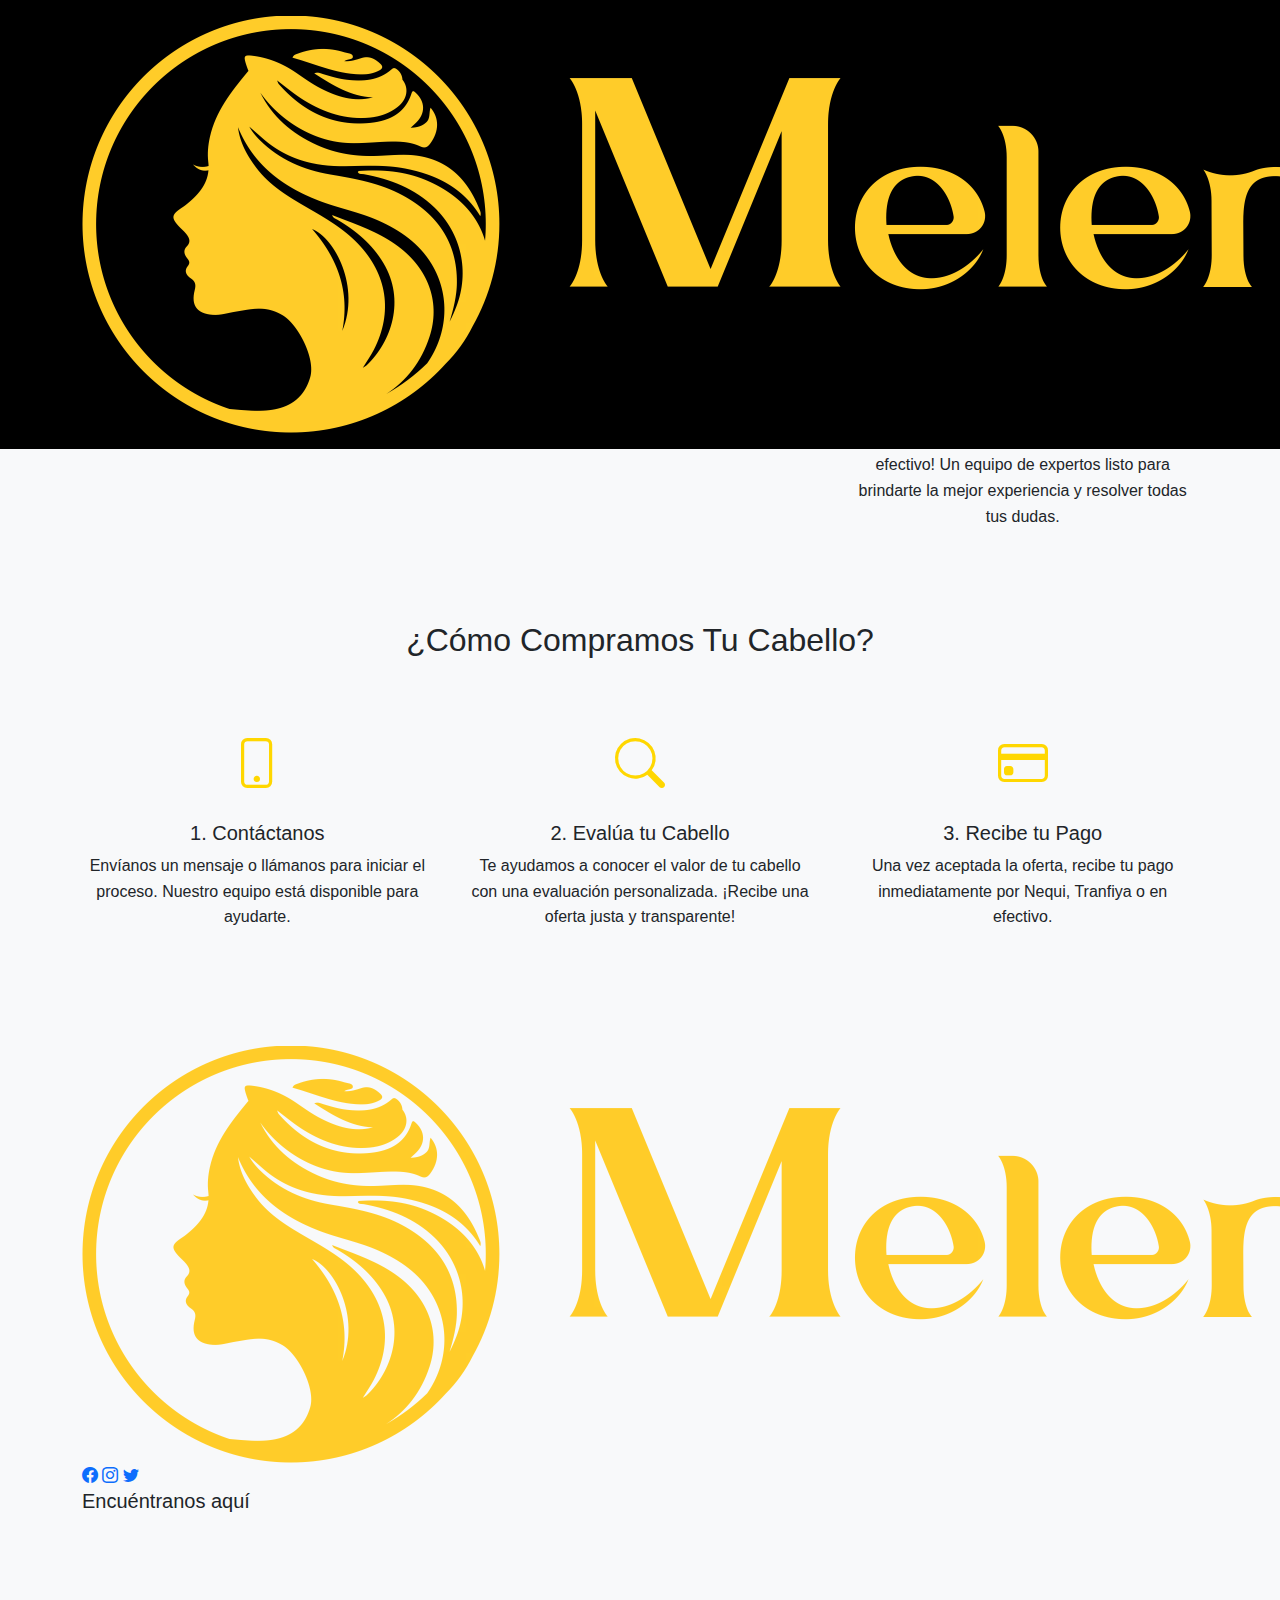
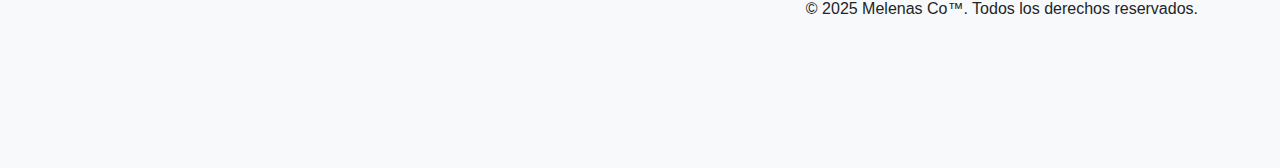
<file: buy_hair.html>
<!DOCTYPE html>
<html lang="es">

<head>
    <meta charset="UTF-8">
    <meta name="viewport" content="width=device-width, initial-scale=1.0">
    <meta name="description"
        content="Vende tu cabello y recibe hasta 900 mil pesos con Melenas Co™. Proceso rápido, seguro y pago inmediato.">
    <meta name="keywords" content="vender cabello, cabello, pago inmediato, vender cabello en Bogotá, Melenas Co">
    <meta property="og:title" content="¡Vende tu cabello en Melenas Co™">
    <meta property="og:description" content="Vende tu cabello y recibe hasta 900 mil pesos. ¡Contáctanos ahora!">
    <meta property="og:image" content="URL_de_imagen_destacada">
    <title>¡Vende tu cabello en Melenas Co™</title>

    <!-- Favicon -->
    <link rel="icon" href="assets/public/favicon.ico" type="image/x-icon">

    <!-- Fonts -->
    <link href="https://fonts.googleapis.com/css2?family=Poppins:wght@300;400;600&display=swap" rel="stylesheet">

    <!-- Bootstrap CSS -->
    <link href="https://cdn.jsdelivr.net/npm/bootstrap@5.3.0-alpha3/dist/css/bootstrap.min.css" rel="stylesheet">

    <!-- Bootstrap JS -->
    <script src="https://cdn.jsdelivr.net/npm/bootstrap@5.3.0-alpha3/dist/js/bootstrap.bundle.min.js"></script>

    <!-- Bootstrap Icons -->
    <link href="https://cdn.jsdelivr.net/npm/bootstrap-icons/font/bootstrap-icons.css" rel="stylesheet">
    <link rel="stylesheet" href="https://cdn.jsdelivr.net/npm/bootstrap-icons/font/bootstrap-icons.css">

    <!-- Estilos personalizados -->
    <link rel="stylesheet" href="./assets/css/styles.css">

</head>

<body>
    <!-- Navbar -->
    <nav id="navbar" class="navbar fixed-top bg-black">
        <div class="container">
            <img src="assets/public/logo2.png" alt="Logo" class="navbar-logo">
            <!-- Otros elementos del navbar (enlaces, etc.) -->
        </div>
    </nav>

    <!-- Contenido principal -->
    <div class="content text-center p-4">
        <!-- Logo centrado y bien visible -->
        <!-- <img src="assets/public/logo.svg" alt="Melenas Co™ Logo" class="mt-6"> -->

        <!-- Título principal con mayor visibilidad y contraste -->
        <h1 class="main-title">
            ¡Vende tu cabello y recibe hasta 900 mil pesos AHORA!
        </h1>

        <!-- Texto adicional con mayor legibilidad y llamado a la acción -->
        <p class="main-text">
            Si estás en Bogotá, ¡es tu oportunidad de convertir tu cabello en dinero de forma rápida y fácil! 💰
            Pago inmediato por Nequi, Tranfiya o en efectivo. Recibe atención personalizada de expertos que te
            guiarán en cada paso.
        </p>
        

        <a id="notifyButton" target="_blank" href="https://wa.me/573127687099" 
            class="btn btn-success btn-lg btn-rounded d-flex align-items-center justify-content-center cta-button">
            <i class="bi bi-whatsapp me-2" style="font-size: 24px;"></i> ¡Escribenos!
        </a>
        <form>
            <script src='https://checkout.epayco.co/checkout.js'
                data-epayco-key='1bee42dad868058fe6bfa63ba9832f6a' 
                class='epayco-button' 
                data-epayco-amount='19990' 
                data-epayco-tax='0.00'  
                data-epayco-tax-ico='0.00'               
                data-epayco-tax-base='19990'
                data-epayco-name='seguro' 
                data-epayco-description='seguro' 
                data-epayco-currency='cop'    
                data-epayco-country='CO' 
                data-epayco-test='false' 
                data-epayco-external='false' 
                data-epayco-response=''  
                data-epayco-confirmation='' 
                data-epayco-button='https://multimedia.epayco.co/dashboard/btns/btn10.png'> 
            </script> 
        </form> <!-- ================================================================== -->
        <!-- Métodos de pago visualmente atractivos -->
        <!-- <div class="payment-methods">
            <p>Pago inmediato </p>
        </div>
        <div class="row col-12 justify-content-center">
            <span class="col-4"><img src="assets/public/nequi.png" alt="Nequi" class="payment-icon"></span>
            <span class="col-4"><img src="assets/public/efectivo.png" alt="Efectivo" class="payment-icon"></span>
            <span class="col-4"><img src="assets/public/transfiya.png" alt="Tranfiya" class="payment-icon"></span>
        </div> -->
    </div>


    
    <div id="benefits"></div>
    <div id="how-to"></div>
    <div id="footer"></div>



    <script src="./js/pushbullet.js"></script>
    <script src="./js/components.js"></script>
    <script src="./js/parallax.js"></script>
    <script src="./js/scroll.js"></script>
    <script src="./js/widget.js"></script>


</body>

</html>
</file>
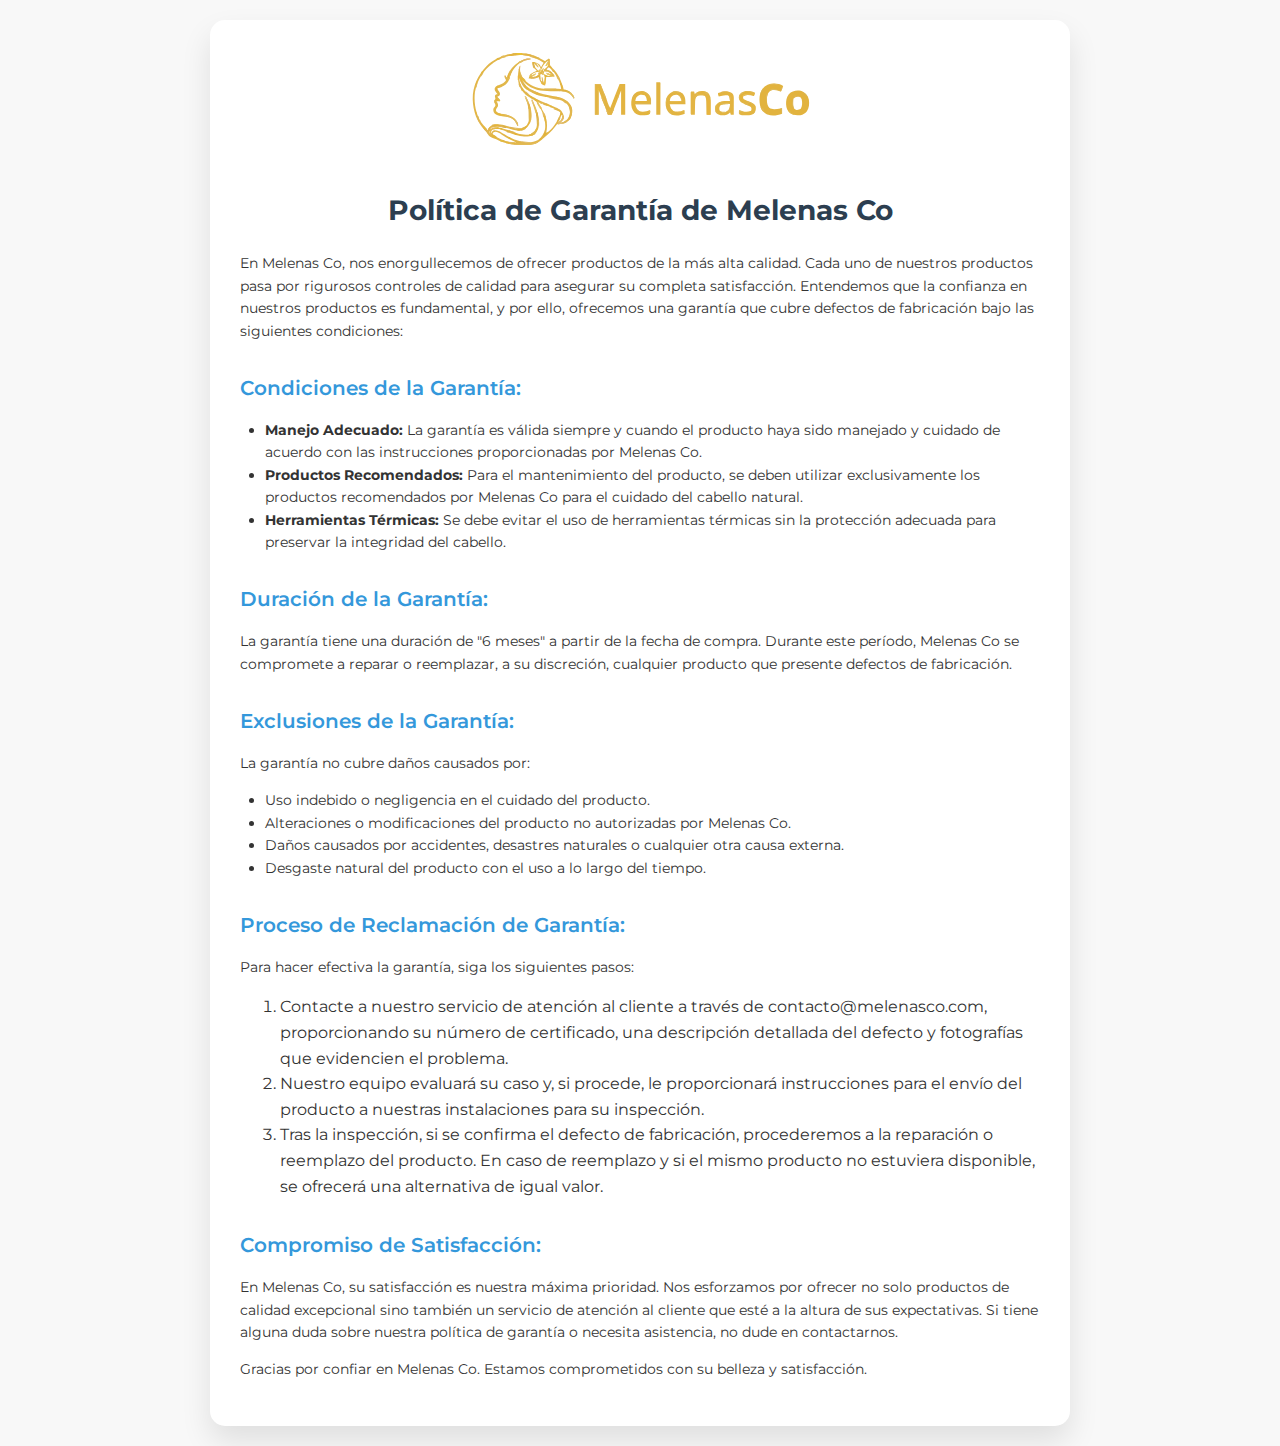
<file: garantias.html>
<!DOCTYPE html>
<html lang="es">
<head>
    <meta charset="UTF-8">
    <meta name="viewport" content="width=device-width, initial-scale=1.0">
    <title>Política de Garantía - Melenas Co</title>
    <link href="https://fonts.googleapis.com/css2?family=Montserrat:wght@400;600;700&display=swap" rel="stylesheet">
    <style>
        body {
            font-family: 'Montserrat', sans-serif;
            color: #333;
            line-height: 1.6;
            margin: 0;
            padding: 0;
            background-color: #f8f8f8;
        }

        .container {
            width: 80%;
            max-width: 800px;
            margin: 20px auto;
            padding: 30px;
            background-color: #fff;
            border-radius: 15px;
            box-shadow: 0 15px 30px rgba(0, 0, 0, 0.1);
        }

        h1 {
            font-size: 28px;
            font-weight: 700;
            color: #2c3e50;
            margin-bottom: 20px;
            text-align: center;
        }

        h2 {
            font-size: 20px;
            font-weight: 600;
            color: #3498db;
            margin-top: 30px;
            margin-bottom: 15px;
        }

        p {
            font-size: 14px;
            margin-bottom: 15px;
        }

        ul {
            padding-left: 25px;
            font-size: 14px;
            list-style-type: disc;
            margin-bottom: 15px;
        }

        a {
            color: #3498db;
            text-decoration: none;
        }

        a:hover {
            text-decoration: underline;
        }

        .logo-container {
            text-align: center;
            margin-bottom: 30px;
        }
        .logo-container img{
            max-height: 100px;
        }

        @media (max-width: 768px) {
            .container {
                width: 90%;
                padding: 20px;
            }

            h1 {
                font-size: 24px;
            }

            p, ul {
                font-size: 13px;
            }
        }
    </style>
</head>
<body>
    <div class="container">
        <div class="logo-container">
            <img src="/assets/public/logo.svg" alt="Logo de Melenas Co">
        </div>
        <h1>Política de Garantía de Melenas Co</h1>
        
        <p>En Melenas Co, nos enorgullecemos de ofrecer productos de la más alta calidad. Cada uno de nuestros productos pasa por rigurosos controles de calidad para asegurar su completa satisfacción. Entendemos que la confianza en nuestros productos es fundamental, y por ello, ofrecemos una garantía que cubre defectos de fabricación bajo las siguientes condiciones:</p>

        <h2>Condiciones de la Garantía:</h2>
        <ul>
            <li><strong>Manejo Adecuado:</strong> La garantía es válida siempre y cuando el producto haya sido manejado y cuidado de acuerdo con las instrucciones proporcionadas por Melenas Co.</li>
            <li><strong>Productos Recomendados:</strong> Para el mantenimiento del producto, se deben utilizar exclusivamente los productos recomendados por Melenas Co para el cuidado del cabello natural.</li>
            <li><strong>Herramientas Térmicas:</strong> Se debe evitar el uso de herramientas térmicas sin la protección adecuada para preservar la integridad del cabello.</li>
        </ul>

        <h2>Duración de la Garantía:</h2>
        <p>La garantía tiene una duración de "6 meses" a partir de la fecha de compra. Durante este período, Melenas Co se compromete a reparar o reemplazar, a su discreción, cualquier producto que presente defectos de fabricación.</p>

        <h2>Exclusiones de la Garantía:</h2>
        <p>La garantía no cubre daños causados por:</p>
        <ul>
            <li>Uso indebido o negligencia en el cuidado del producto.</li>
            <li>Alteraciones o modificaciones del producto no autorizadas por Melenas Co.</li>
            <li>Daños causados por accidentes, desastres naturales o cualquier otra causa externa.</li>
            <li>Desgaste natural del producto con el uso a lo largo del tiempo.</li>
        </ul>

        <h2>Proceso de Reclamación de Garantía:</h2>
        <p>Para hacer efectiva la garantía, siga los siguientes pasos:</p>
        <ol>
            <li>Contacte a nuestro servicio de atención al cliente a través de contacto@melenasco.com, proporcionando su número de certificado, una descripción detallada del defecto y fotografías que evidencien el problema.</li>
            <li>Nuestro equipo evaluará su caso y, si procede, le proporcionará instrucciones para el envío del producto a nuestras instalaciones para su inspección.</li>
            <li>Tras la inspección, si se confirma el defecto de fabricación, procederemos a la reparación o reemplazo del producto. En caso de reemplazo y si el mismo producto no estuviera disponible, se ofrecerá una alternativa de igual valor.</li>
        </ol>

        <h2>Compromiso de Satisfacción:</h2>
        <p>En Melenas Co, su satisfacción es nuestra máxima prioridad. Nos esforzamos por ofrecer no solo productos de calidad excepcional sino también un servicio de atención al cliente que esté a la altura de sus expectativas. Si tiene alguna duda sobre nuestra política de garantía o necesita asistencia, no dude en contactarnos.</p>

        <p>Gracias por confiar en Melenas Co. Estamos comprometidos con su belleza y satisfacción.</p>
    </div>
</body>
</html>
</file>
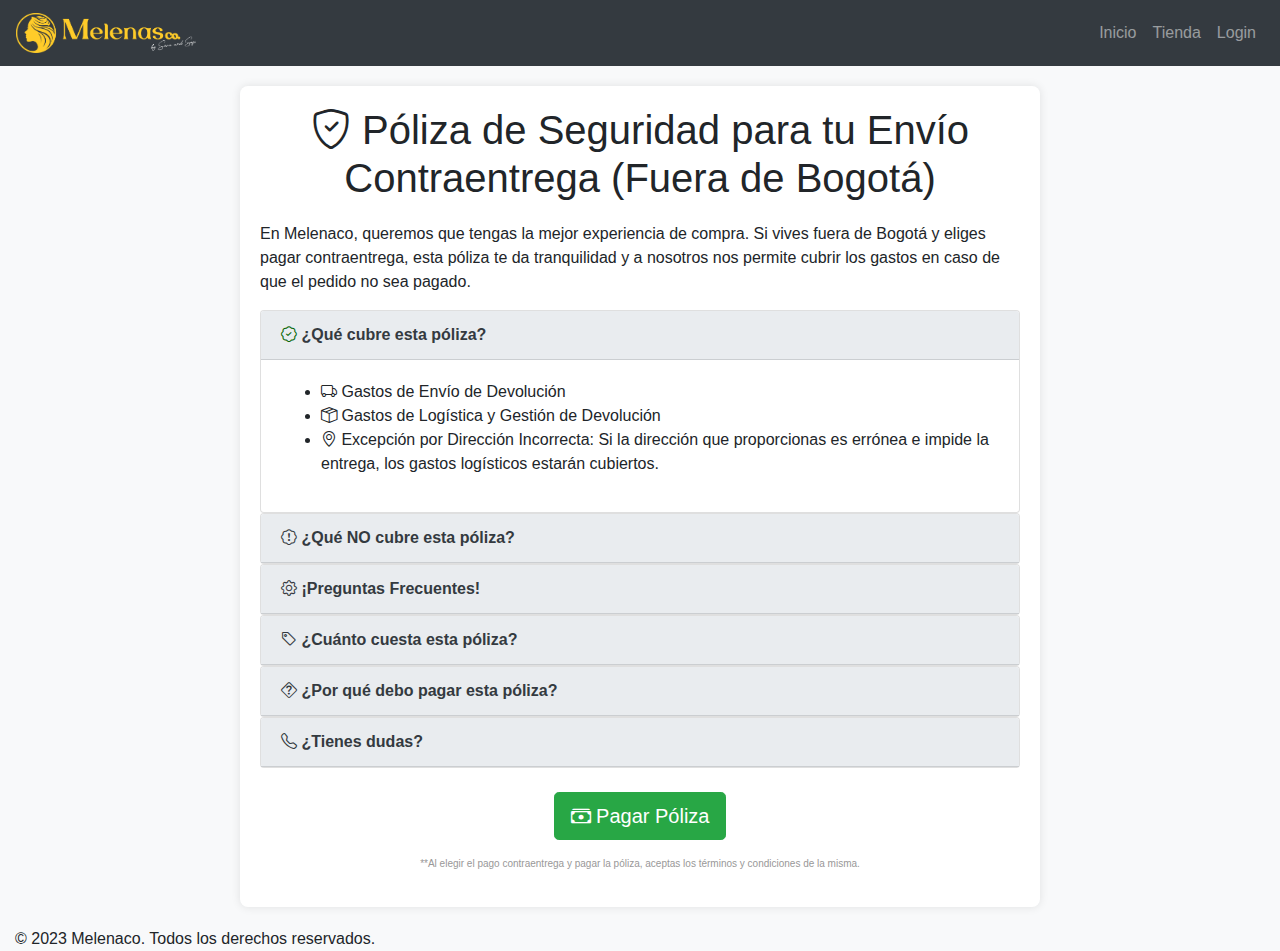
<file: poliza.html>
<!DOCTYPE html>
<html lang="es">

<head>
    <meta charset="UTF-8">
    <meta name="viewport" content="width=device-width, initial-scale=1.0">
    <!-- Favicon -->
    <link rel="icon" href="assets/public/favicon.ico" type="image/x-icon">

    <title>Póliza de Seguridad para tu Envío Contraentrega (Fuera de Bogotá) - MelenasCo</title>
    <link rel="stylesheet" href="https://cdn.jsdelivr.net/npm/bootstrap@4.6.2/dist/css/bootstrap.min.css">
    <link rel="stylesheet" href="https://cdn.jsdelivr.net/npm/bootstrap-icons@1.10.3/font/bootstrap-icons.css">
    <script src="https://cdn.jsdelivr.net/npm/jquery@3.5.1/dist/jquery.slim.min.js"></script>
    <script src="https://cdn.jsdelivr.net/npm/popper.js@1.16.1/dist/umd/popper.min.js"></script>
    <script src="https://cdn.jsdelivr.net/npm/bootstrap@4.6.2/dist/js/bootstrap.min.js"></script>
    <style>
        body {
            font-family: sans-serif;
            background-color: #f8f9fa;
        }

        .container {
            max-width: 800px;
            margin: 20px auto;
            background-color: #fff;
            padding: 20px;
            border-radius: 8px;
            box-shadow: 0 0 10px rgba(0, 0, 0, 0.1);
        }

        h1 {
            text-align: center;
            margin-bottom: 20px;
            
        }

        h2 {
            color: #343a40;
        }

        .card-header {
            background-color: #e9ecef;
        }

        .card-link {
            font-weight: bold;
            color: #343a40;
        }

        .btn-primary {
            background-color: #007bff;
            border-color: #007bff;
        }

        .btn-primary:hover {
            background-color: #0069d9;
            border-color: #0062cc;
        }
    </style>
</head>

<body>
    <nav class="navbar navbar-expand-lg navbar-dark bg-dark sticky-top">
        <a class="navbar-brand" href="index.html"><img src="./assets/public/logo2.png" alt="Logo" height="40"></a>
        <button class="navbar-toggler" type="button" data-toggle="collapse" data-target="#navbarNav">
            <span class="navbar-toggler-icon"></span>
        </button>
        <div class="collapse navbar-collapse justify-content-end" id="navbarNav">
            <ul class="navbar-nav">
                <li class="nav-item"><a class="nav-link" href="./index.html">Inicio</a></li>
                <li class="nav-item"><a class="nav-link" href="#">Tienda</a></li>
                <li class="nav-item"><a class="nav-link" href="#">Login</a></li>
            </ul>
        </div>
    </nav>

    <div class="container">
        <h1><i class="bi bi-shield-check"></i> Póliza de Seguridad para tu Envío Contraentrega (Fuera de Bogotá)</h1>

        <p >En Melenaco, queremos que tengas la mejor experiencia de compra. Si vives fuera de Bogotá y eliges pagar
            contraentrega, esta póliza te da tranquilidad y a nosotros nos permite cubrir los gastos en caso de que el
            pedido no sea pagado.</p>

        <div id="accordion">

            <div class="card">
                <div class="card-header">
                    <a class="card-link" data-toggle="collapse" href="#collapseOne">
                        <i class="bi bi-patch-check" style="color: darkgreen;"></i> ¿Qué cubre esta póliza?
                    </a>
                </div>
                <div id="collapseOne" class="collapse show" data-parent="#accordion">
                    <div class="card-body">
                        <ul>
                            <li><i class="bi bi-truck"></i> Gastos de Envío de Devolución</li>
                            <li><i class="bi bi-box-seam"></i> Gastos de Logística y Gestión de Devolución</li>
                            <li><i class="bi bi-geo-alt"></i> Excepción por Dirección Incorrecta: Si la dirección que
                                proporcionas es errónea e impide la entrega, los gastos logísticos estarán cubiertos.
                            </li>
                        </ul>
                    </div>
                </div>
            </div>

            <div class="card">
                <div class="card-header">
                    <a class="collapsed card-link" data-toggle="collapse" href="#collapseTwo">
                        <i class="bi bi-patch-exclamation"></i> ¿Qué NO cubre esta póliza?
                    </a>
                </div>
                <div id="collapseTwo" class="collapse" data-parent="#accordion">
                    <div class="card-body">
                        <ul>
                            <li><i class="bi bi-x-circle"></i> Reembolso, Reposición o Garantía del Producto</li>
                            <!-- <li><i class="bi bi-x-circle"></i> Motivos de Devolución Ajenos a Melenaco (Excepto Dirección Incorrecta)</li> -->
                        </ul>
                    </div>
                </div>
            </div>

            <div class="card">
                <div class="card-header">
                    <a class="collapsed card-link" data-toggle="collapse" href="#collapseThree">
                        <i class="bi bi-gear me-2"></i>  ¡Preguntas Frecuentes!
                    </a>
                </div>
                <div id="collapseThree" class="collapse" data-parent="#accordion">
                    <div class="card-body">
                        <ol>
                            <li><strong><i class="bi bi-question-circle"></i> ¿Qué pasa si no pago mi pedido?</strong>
                                Si no realizas el pago, el paquete será devuelto. El valor pagado se utilizará para
                                cubrir los gastos. No tendrás derecho a la devolución del valor de la póliza.</li>
                            <li><strong><i class="bi bi-check-circle"></i> ¿Qué pasa si SI pago mi pedido?</strong> Se
                                te cobrará el valor total del producto **menos** el valor de la póliza. Por ejemplo: Si
                                tu producto cuesta $100.000 y la póliza es de $19.990, al momento de la entrega solo
                                deberás pagar $80.010.</li>
                        </ol>
                    </div>
                </div>
            </div>


            <div class="card">
                <div class="card-header">
                    <a class="collapsed card-link" data-toggle="collapse" href="#collapseFour">
                        <i class="bi bi-tag"></i> ¿Cuánto cuesta esta póliza?
                    </a>
                </div>
                <div id="collapseFour" class="collapse" data-parent="#accordion">
                    <div class="card-body">
                        <p>El valor de esta póliza es de <strong>$19.990 pesos colombianos</strong> y está incluido en
                            el precio final del producto para envíos contraentrega fuera de Bogotá.</p>
                    </div>
                </div>
            </div>

            <div class="card">
                <div class="card-header">
                    <a class="collapsed card-link" data-toggle="collapse" href="#collapseFive">
                        <i class="bi bi-question-diamond"></i> ¿Por qué debo pagar esta póliza?
                    </a>
                </div>
                <div id="collapseFive" class="collapse" data-parent="#accordion">
                    <div class="card-body">
                        <p>Esta póliza es un requisito para el pago contraentrega fuera de Bogotá. Nos permite cubrir
                            los costos logísticos si un pedido no es pagado.</p>
                    </div>
                </div>
            </div>

            <div class="card">
                <div class="card-header">
                    <a class="collapsed card-link" data-toggle="collapse" href="#collapseSix">
                        <i class="bi bi-telephone"></i> ¿Tienes dudas?
                    </a>
                </div>
                <div id="collapseSix" class="collapse" data-parent="#accordion">
                    <div class="card-body">
                        <ul>
                            <li><i class="bi bi-envelope"></i> Correo electrónico: ventas@melenasco.com</li>
                            <li><i class="bi bi-telephone"></i> Teléfono: +57 312 768 7099</li>
                            <li><i class="bi bi-whatsapp"></i> WhatsApp (Atención al Cliente): +57 312 768 7099</li>
                        </ul>
                    </div>
                </div>
            </div>

        </div>

        <div class="text-center mt-4">
            <button id="payButton" class="btn btn-success btn-lg">
                <i class="bi bi-cash-stack"></i> Pagar Póliza
            </button>
        </div>
        <p class="mt-3 text-center" style="font-size: 10px; color: rgb(153, 152, 152);">**Al elegir el pago contraentrega y pagar la póliza, aceptas los términos y condiciones de la
            misma.</p>
    </div>
    <footer class="footer">
        <div class="container-fluid">
            <span>&copy; 2023 Melenaco. Todos los derechos reservados.</span>
        </div>
    </footer>
    <script src='https://checkout.epayco.co/checkout.js'></script>
    <script>
        document.getElementById('payButton').addEventListener('click', function () {
            var handler = ePayco.checkout.configure({
                key: '1bee42dad868058fe6bfa63ba9832f6a',
                test: false
            });

            handler.open({
                amount: '19990',
                tax: '0.00',
                tax_base: '19990',
                name: 'Póliza de Seguridad Contraentrega',
                description: 'Póliza de Seguridad Contraentrega',
                currency: 'COP',
                country: 'CO',
                external: 'false'
            });
        });
    </script>
</body>

</html>
</file>
<file: assets/css/styles.css>
/* --- GENERALES --- */
:root {
    --bs-primary: #5e2e99; /* Un morado mas corporativo */
    --bs-primary-rgb: 94, 46, 153;
    --bs-secondary: #6c757d; /* Gris oscuro para textos secundarios */
    --bs-secondary-rgb: 108, 117, 125;
    --bs-success: #198754; /* Verde para las acciones positivas */
    --bs-success-rgb: 25, 135, 84;
    --bs-light: #f8f9fa; /* Gris claro para fondos */
    --bs-light-rgb: 248, 249, 250;
    --bs-dark: #212529; /* Negro para textos en fondos claros */
    --bs-dark-rgb: 33, 37, 41;
    --bs-font-sans-serif: 'Roboto', sans-serif; /* Tipografía principal */
}

html {
    scroll-padding-top: 76px; /* Altura de la barra de navegación */
    scroll-behavior: smooth;
}

body {
    font-family: var(--bs-font-sans-serif);
    font-size: 1rem;
    line-height: 1.6;
    color: var(--bs-dark);
    background-color: var(--bs-light);
}

.section {
    padding: 5rem 0;
}

.section-title {
    font-weight: 700;
    margin-bottom: 1rem;
    color: var(--bs-primary);
}

/* --- UTILIDADES --- */
.text-primary {
    color: var(--bs-primary) !important;
}

.bg-light {
    background-color: var(--bs-light) !important;
}

/* --- BOTONES --- */
.btn-primary {
    --bs-btn-color: #fff;
    --bs-btn-bg: var(--bs-primary);
    --bs-btn-border-color: var(--bs-primary);
    --bs-btn-hover-color: #fff;
    --bs-btn-hover-bg: #4a237a; /* Un tono más oscuro de morado al pasar el ratón */
    --bs-btn-hover-border-color: #4a237a;
    --bs-btn-focus-shadow-rgb: 225, 217, 235; /* Sombra más clara para el focus */
    --bs-btn-active-color: #fff;
    --bs-btn-active-bg: #36185e; /* Tono aún más oscuro al hacer clic */
    --bs-btn-active-border-color: #36185e;
    --bs-btn-active-shadow: inset 0 3px 5px rgba(0, 0, 0, 0.125);
    --bs-btn-disabled-color: #fff;
    --bs-btn-disabled-bg: var(--bs-primary);
    --bs-btn-disabled-border-color: var(--bs-primary);
}

.btn-outline-secondary {
    --bs-btn-color: var(--bs-secondary);
    --bs-btn-border-color: var(--bs-secondary);
    --bs-btn-hover-color: #fff;
    --bs-btn-hover-bg: var(--bs-secondary);
    --bs-btn-hover-border-color: var(--bs-secondary);
    --bs-btn-focus-shadow-rgb: 108, 117, 125;
    --bs-btn-active-color: #fff;
    --bs-btn-active-bg: var(--bs-secondary);
    --bs-btn-active-border-color: var(--bs-secondary);
    --bs-btn-active-shadow: inset 0 3px 5px rgba(0, 0, 0, 0.125);
    --bs-btn-disabled-color: var(--bs-secondary);
    --bs-btn-disabled-bg: transparent;
    --bs-btn-disabled-border-color: var(--bs-secondary);
    --bs-gradient: none;
}

.btn-success {
    --bs-btn-color: #fff;
    --bs-btn-bg: var(--bs-success);
    --bs-btn-border-color: var(--bs-success);
    --bs-btn-hover-color: #fff;
    --bs-btn-hover-bg: #136840;
    --bs-btn-hover-border-color: #136840;
    --bs-btn-focus-shadow-rgb: 60, 153, 110;
    --bs-btn-active-color: #fff;
    --bs-btn-active-bg: #0e4e2f;
    --bs-btn-active-border-color: #0e4e2f;
    --bs-btn-active-shadow: inset 0 3px 5px rgba(0, 0, 0, 0.125);
    --bs-btn-disabled-color: #fff;
    --bs-btn-disabled-bg: var(--bs-success);
    --bs-btn-disabled-border-color: var(--bs-success);
}

/* --- NAVEGACIÓN --- */
.navbar {
    padding-top: 1rem;
    padding-bottom: 1rem;
}

.navbar-brand-img {
    height: 40px;
}

.navbar-nav .nav-link {
    font-weight: 500;
    color: var(--bs-dark);
    transition: color 0.3s ease-in-out;
}

.navbar-nav .nav-link:hover,
.navbar-nav .nav-link:focus,
.navbar-nav .nav-link.active {
    color: var(--bs-primary);
}

.navbar-toggler {
    border: none;
}

.navbar-toggler:focus {
    box-shadow: 0 0 0 3px rgba(var(--bs-primary-rgb), 0.25);
}

/* --- HERO --- */
.hero {
    background-color: #f8f9fa;
    padding: 4rem 0;
    text-align: center;
    position: relative;
    overflow: hidden;
}

.hero-content {
    max-width: 600px;
    margin: 0 auto;
    z-index: 2;
    position: relative;
}

.hero-title {
    font-size: 3.5rem;
    font-weight: 700;
    margin-bottom: 1rem;
    color: var(--bs-dark);
}

.hero-subtitle {
    font-size: 1.25rem;
    margin-bottom: 2rem;
    color: var(--bs-secondary);
}

.hero-image {
    position: absolute;
    top: 0;
    left: 50%;
    transform: translateX(25%);
    width: 50%;
    height: 100%;
    z-index: 1;
}

.hero-image img {
    width: 100%;
    height: 100%;
    object-fit: cover;
    object-position: center;
}

@media (max-width: 991.98px) {
    .hero-image {
        display: none;
    }

    .hero-content {
        max-width: 100%;
    }
}

/* --- PRODUCTOS --- */
#galleryContent .card {
    transition: transform 0.3s ease-in-out, box-shadow 0.3s ease-in-out;
}

#galleryContent .card:hover {
    transform: translateY(-5px);
    box-shadow: 0 4px 8px rgba(0, 0, 0, 0.15);
}

/* --- FOOTER --- */
footer {
    margin-top: 3rem;
}
</file>
